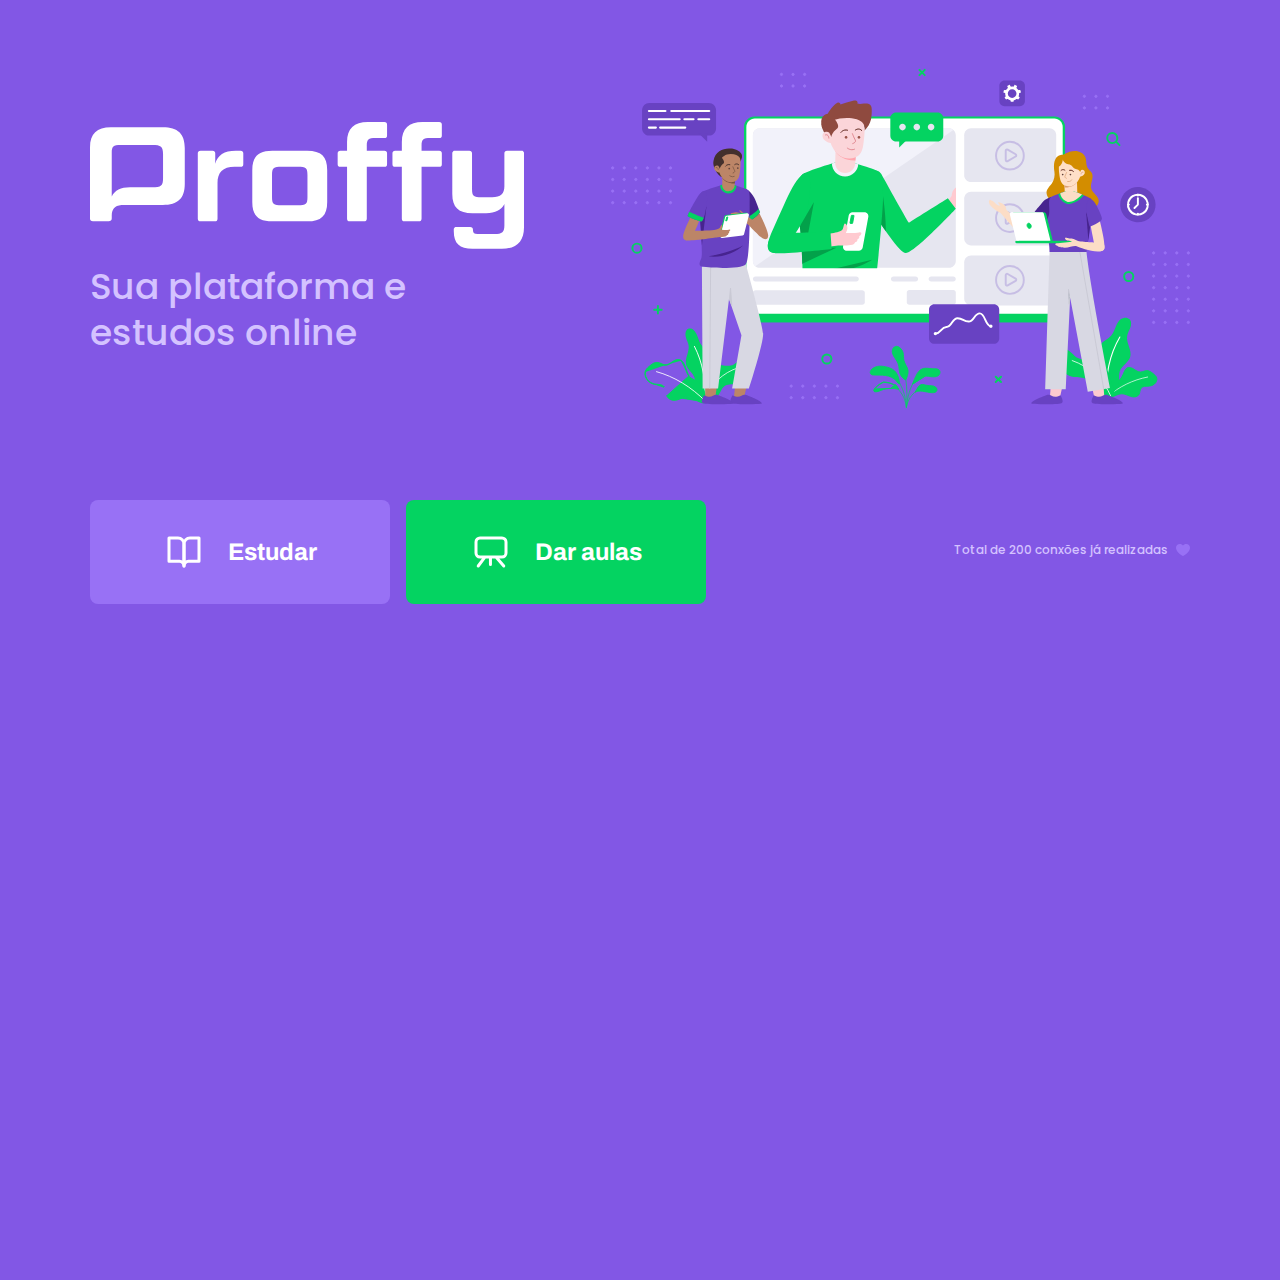
<file: index.html>
<!DOCTYPE html>
<html lang="pt-br">
<head>
    <meta charset="UTF-8">
    <meta name="viewport" content="width=device-width, initial-scale=1.0">
    <meta name="theme-color" content="#8257e5">
    <title>Proffy | Sua plataforma de estudos</title>
    <link rel="shortcut icon" href="images/favicon.png">
    <link rel="stylesheet" href="/styles/main.css">
    <link rel="stylesheet" href="/styles/partials/page-landing.css">
    <link href="https://fonts.googleapis.com/css2?family=Archivo:wght@400;700&amp;family=Poppins:wght@400;600&amp;display=swap" rel="stylesheet">
</head>
<body id="page-landing">

    <div id="container">
        <div class="logo-container">
            <img src="/images/logo.svg" alt="Profty">
            <h2>Sua plataforma e estudos online</h2>
        </div>

        <img class="hero-image" src="/images/landing.svg" alt="Plataforma de estudos">

        <div class="buttons-container">
            <a class="study" href="/study.html">
                <img src="images/icons/study.svg" alt="Estudar">
                Estudar
            </a>

            <a class="give-classes" href="/give-classes.html">
                <img src="images/icons/give-classes.svg" alt="Dar aulas">
                Dar aulas
            </a>
        </div>

        <p class="total-connections">
            Total de 200 conxões já realizadas
            <img src="/images/icons/purple-heart.svg" alt="Coração roxo">
        </p>
    </div>
</body>
</html>
</file>
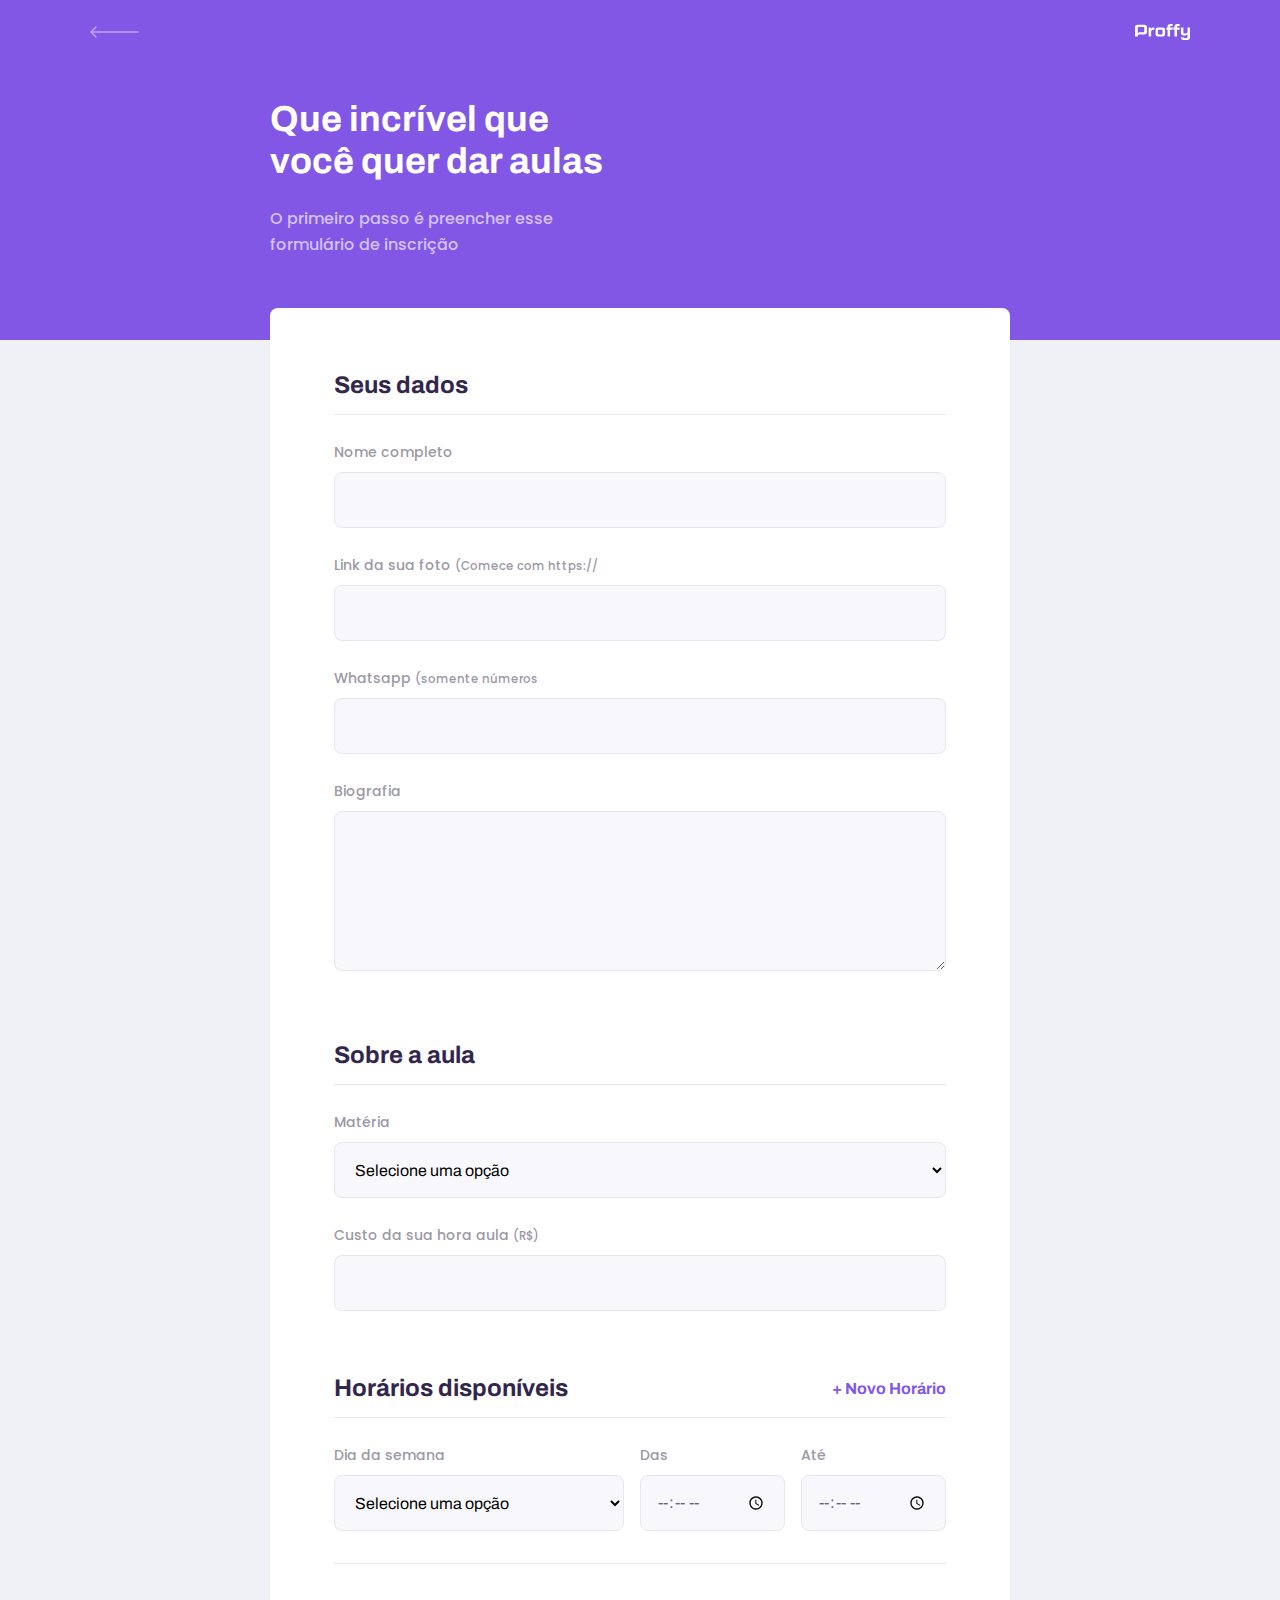
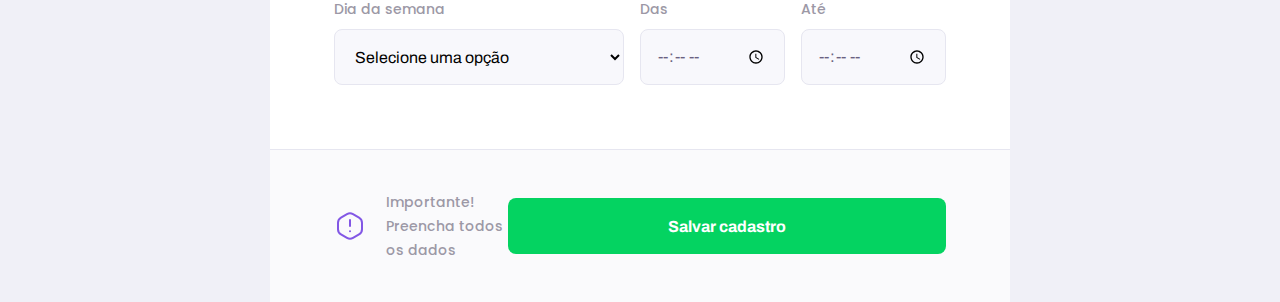
<file: give-classes.html>
<!DOCTYPE html>
<html lang="pt-br">
<head>
    <meta charset="UTF-8">
    <meta name="viewport" content="width=device-width, initial-scale=1.0">
    <title>Proffy | Sua plataforma de estudos</title>

    <link rel="stylesheet" href="/styles/main.css">
    <link rel="stylesheet" href="/styles/partials/header.css">
    <link rel="stylesheet" href="/styles/partials/forms.css">
    <link rel="stylesheet" href="/styles/partials/page-give-classes.css">

    <link href="https://fonts.googleapis.com/css2?family=Archivo:wght@400;700&amp;family=Poppins:wght@400;600&amp;display=swap" rel="stylesheet">
   
    <script src="/scripts/addField.js" defer></script>
</head>
<body id="page-give-classes">

    <div id="container">
        <header class="page-header">
            <div class="top-bar-container">
                <a href="/">
                    <img src="/images/icons/back.svg" alt="Voltar">
                </a>
                <img src="/images/logo.svg" alt="Proffy">
            </div>

            <div class="header-content">
                <strong>Que incrível que você quer dar aulas</strong>
                <p>O primeiro passo é preencher esse formulário de inscrição</p>
                
            </div>
        </header>
            
        <main>
            <form action="" id="create-class">
                <fieldset>
                    <legend>Seus dados</legend>

                    <div class="input-block">
                        <label for="name">Nome completo</label>
                        <input name="name" id="name" required>
                    </div>
                    <div class="input-block">
                        <label for="avatar">Link da sua foto <small>(Comece com https://</small></label>
                        <input name="avatar" id="avatar" type="url" required>
                    </div>
                    <div class="input-block">
                        <label for="whatsapp">Whatsapp <small>(somente números</small></label>
                        <input name="whatsapp" id="whatsapp" type="number" required>
                    </div>
                    <div class="textarea-block">
                        <label for="bio">Biografia</label>
                        <textarea name="bio" id="bio" required></textarea>
                    </div>
                </fieldset>

                <fieldset>
                    <legend>Sobre a aula</legend>
                    <div class="select-block">
                        <label for="subject">Matéria</label>
                        <select name="subject" id="subject" required>
                            <option value="">Selecione uma opção</option>
                            <option value="1">Artes</option>
                            <option value="2">Biologia</option>
                            <option value="3">Ciências</option>
                            <option value="4">Educação Física</option>
                            <option value="5">Física</option>
                            <option value="6">Geografia</option>
                            <option value="7">História</option>
                            <option value="8">Matemática</option>
                            <option value="9">Portugês</option>
                            <option value="10">Química</option>
                        </select>
                    </div>

                    <div class="input-block">
                        <label for="cost">Custo da sua hora aula
                            <small>(R$)</small></label>
                        <input type="cost" id="cost" type="number" required>
                    </div>
                </fieldset>

                <fieldset id="schedule-items">
                    <legend>Horários disponíveis
                        <button type="button" id="add-time">+ Novo Horário</button>
                    </legend>

                    <div class="schedule-item">

                        <div class="select-block">
                            <label for="weekday">Dia da semana</label>
                            <select name="weekday[]">
                                <option value="">Selecione uma opção</option>
                                <option value="0">Domingo</option>
                                <option value="1">Segunda</option>
                                <option value="2">Terça</option>
                                <option value="3">Quarta</option>
                                <option value="4">Quinta</option>
                                <option value="5">Sexta</option>
                                <option value="6">Sábado</option>
                            </select>
                        </div>

                        <div class="input-block">
                            <label for="time_from">Das</label>
                            <input type="time" name="time_from[]" required>
                        </div>

                        <div class="input-block">
                            <label for="time_to">Até</label>
                            <input type="time" name="time_to[]" required>
                        </div>
                    </div>

                    <div class="schedule-item">

                        <div class="select-block">
                            <label for="weekday">Dia da semana</label>
                            <select name="weekday[]">
                            <option value="">Selecione uma opção</option>
                            <option value="0">Domingo</option>
                            <option value="1">Segunda</option>
                            <option value="2">Terça</option>
                            <option value="3">Quarta</option>
                            <option value="4">Quinta</option>
                            <option value="5">Sexta</option>
                            <option value="6">Sábado</option>
                        </select>
                        </div>

                        <div class="input-block">
                            <label for="time_from">Das</label>
                            <input type="time" name="time_from[]" required>
                        </div>

                        <div class="input-block">
                            <label for="time_to">Até</label>
                            <input type="time" name="time_to[]" required>
                        </div>
                    </div>
                </fieldset>
            </form>
            <footer>
                <p>
                    <img src="/images/icons/warning.svg" alt="Aviso importante">
                    Importante! <br>
                    Preencha todos os dados
                </p>
                <button type="submit" form="create-class">Salvar cadastro</button>
            </footer>
        </main>
    </div>
</body>
</html><br>
</file>
<file: styles/main.css>
/* #8257e5 */

:root {
    --color-background: #F0F0F7;
    --color-primary-lighter: #9871F5;
    --color-primary-light: #916BEA;
    --color-primary: #8257E5;
    --color-primary-dark: #774DD6;
    --color-primary-darker: #6842c2;
    --color-secondary: #04D361;
    --color-secondary-dark: #04BF58;
    --color-title-in-primary: #FFFFFF;
    --color-text-in-primary: #D4C2FF;
    --color-text-title: #32264D;
    --color-text-complement: #9C98A6;
    --color-text-base: #6A6180;
    --color-line-in-white: #E6E6F0;
    --color-input-background: #F8F8FC;
    --color-button-text: #FFFFFF;
    --color-box-base: #FFFFFF;
    --color-box-footer: #FAFAFC;
    --color-small-info: #C1BCCC;

    /* tamanho da fonte padrão: 16px (relativo ao root) - 100% (relativo ao root) - 1rem */
    font-size: 60%; /* controle das medidas rem */
}

* {
    padding: 0px;
    margin: 0px;
    box-sizing: border-box;
}
html,
body {
    height: 100vw; /* v de visibilidade e h de height*/
}

body {
    background-color: var(--color-background);
    display: flex;
    align-items: center;
    justify-content: center;
}

body,
input,
button,
textarea {
    /*font: 500 1.6rem Poppins;*/
    font-weight: 500;
    font-family: Poppins;
    font-size: 1.6rem;
    color: var(--color-text-base);
}

#container {
    height: 90vw;
    max-width: 700px;
}

@media (min-width: 700px) {
    :root {
        font-size: 62.5%; /* todo 1rem vai ser a 10px */
    }
}
</file>
<file: styles/partials/page-landing.css>
#page-landing {
    background: var(--color-primary);
}

#page-landing #container {
    color: var(--color-text-in-primary);
}

.logo-container {
    text-align: center;
    margin-bottom: 3.2rem;
}

.logo-container img {
    height: 10rem;
}

.logo-container h2 {
    font-weight: 500;
    font-size: 3.6rem;
    line-height: 4.6rem;
    margin-top: 0.8rem;
}

.hero-image {
    width: 100%;
}

.buttons-container {
    display: flex;
    justify-content: center;
    margin: 3.2rem 0;
}

.buttons-container a {
    width: 30rem;
    height: 10.4rem;
    border-radius: 0.8rem;
    margin-right: 1.6rem;
    font: 700 2.4rem Archivo;
    display: flex;
    align-items: center;
    justify-content: center;
    text-decoration: none;
    color: var(--color-button-text);
    transition: background 0.2s;
}

.buttons-container a img {
    width: 4rem;
    margin-right: 2.4rem;

}

.buttons-container a.study {
    background: var(--color-primary-lighter);
}

.buttons-container a.give-classes {
    background: var(--color-secondary);
    margin-right: 0;
}

.buttons-container a.study:hover {
    background: var(--color-primary-light);
}

.buttons-container a.give-classes:hover {
    background: var(--color-secondary-dark);
}

.total-connections {
    font-size: 1.8rem;
    display: flex;
    align-items: center;
    justify-content: center;
    height: 10rem;
}

.total-connections img {
    margin-left: 0.8rem;
}

@media (max-width: 699px) {
    :root {
        font-size: 40%;
    }
}

@media (min-width: 1100px) {
    #page-landing #container {
        max-width: 1100px;
        display: grid;
        grid-template-columns: 2fr 1fr 2fr;
        grid-template-rows: 350px 1fr;
        grid-template-areas: "proffy image image"
        "button button texting";
        column-gap: 87px;
        row-gap: 86px;
    }

    .logo-container {
        grid-area: proffy;
        text-align: initial;
        align-self: center;
        margin: 0;
    }
    .logo-container img {
        height: 127px;
    }
    .hero-image {
        grid-area: image;
        height: 350px;
    }
    .buttons-container {
       grid-area: button;
       justify-content: flex-start;
       margin: 0;
    }
    .total-connections {
        grid-area: texting;
        justify-self: end;
        font-size: 1.2rem;
    }
}
</file>
<file: styles/partials/header.css>
.page-header {
    background-color: var(--color-primary);
    display: flex;
    flex-direction: column;
}

.page-header .top-bar-container {
    width: 90%;
    margin: 0 auto;
    display: flex;
    align-items: center;
    justify-content: space-between;
    padding: 1.6rem 0;
}

.page-header .top-bar-container a {
    height: 3.2rem;
    transition: opacity 0.2s;
}

.page-header .top-bar-container a:hover {
    opacity: 0.6;
}

.page-header .top-bar-container > img {
    height: 1.6rem;
}

.page-header .header-content {
    width: 90%;
    margin: 3.2rem auto;
    position: relative;
}

.page-header .header-content strong {
    font: 700 3.6rem Archivo;
    line-height: 4.2rem;
    color: var(--color-title-in-primary);
}

.page-header .header-content p {
    max-width: 30rem;
    font-size: 1.6rem;
    line-height: 2.6rem;
    color: var(--color-text-in-primary);
    margin-top: 2.4rem;
}

@media (min-width: 700px) {

    .page-header {
        height: 340px;
    }

    .page-header .top-bar-container {
        max-width: 1100px;
    }

    .page-header .header-content {
        max-width: 740px;
        margin: 0 auto;
        flex: 1 1;
        padding-bottom: 48px;
        display: flex;
        flex-direction: column;
        justify-content: center;
    }

    .page-header .header-content strong {
        max-width: 350px;
    }
}
</file>
<file: styles/partials/forms.css>
.select-block label,
.input-block label,
.textarea-block label {
    font-size: 1.4rem;
    color: var(--color-text-complement);
}

.input-block input,
.select-block select,
.textarea-block textarea {
    width: 100%;
    height: 5.6rem;
    margin-top: 0.8rem;
    border-radius: 0.8rem;
    background: var(--color-input-background);
    border: 1px solid var(--color-line-in-white);
    outline: 0;
    padding: 0 1.6rem;
    font: 1.6rem Archivo;
}

.textarea-block textarea {
    padding: 1.2rem 1.6rem;
    height: 16rem;
    resize: vertical;
}

.input-block,
.textarea-block {
    position: relative;
}

.input-block:focus-within::after,
.textarea-block:focus-within::after { /*focus é o selecionado no formulário, que vai mandar pegar as propriedades do .input-block e o after vai fazer um arquivo html só dessa parte (uma pseudo-elemento)*/
    content: "";
    width: calc(100% - 3.2rem);
    height: 2px;
    background: var(--color-primary-light);
    position: absolute;
    left: 1.6rem;
    bottom: 0px;
}
</file>
<file: styles/partials/page-give-classes.css>
#page-give-classes #container {
    width: 100vw;
    height: 100vw;
}

#page-give-classes .page-header .header-content {
    margin-bottom: 6.4rem;
}

#page-give-classes main {
    background: var(--color-box-base);
    width: 100%;
    max-width: 74rem;
    border-radius: 0.8rem;
    margin: -3.2rem auto 3.2rem;
    padding-top: 6.4rem;
}

#page-give-classes fieldset {
    border: none;
    padding: 0 2.4rem;
}

#page-give-classes fieldset legend {
    font: 700 2.4rem Archivo;
    color: var(--color-text-title);
    margin-bottom: 2.4rem;
    display: flex;
    align-items: center;
    justify-content: space-between;
    width: 100%;
    padding-bottom: 1.6rem;
    border-bottom: 1px solid var(--color-line-in-white);
}

#page-give-classes fieldset legend button {
    background: none;
    border: 0;
    color: var(--color-primary);
    font: 700 1.6rem Archivo;
    cursor: pointer;
    transition: 0.2s;
}

#page-give-classes fieldset legend button:hover {
    transform: translateY(-5px);
    color: var(--color-primary-dark);
}

#page-give-classes fieldset+fieldset {
    margin-top: 6.4rem;
}

#page-give-classes .input-block+.input-block,
#page-give-classes .input-block+.textarea-block,
#page-give-classes .select-block+.input-block {
    /* O sinal "+" representa um anterior no formulário */
    margin-top: 2.4rem;
}

#page-give-classes main footer {
    padding: 4rem 2.4rem;
    background: var(--color-box-footer);
    border-top: 1px solid var(--color-line-in-white);
    margin-top: 6.4rem;
}

#page-give-classes main footer p {
    display: flex;
    align-items: center;
    justify-content: center;
    font-size: 1.4rem;
    line-height: 2.4rem;
    color: var(--color-text-complement);
}

#page-give-classes main footer p img {
    margin-right: 2rem;
}

#page-give-classes main footer button {
    width: 100%;
    height: 5.6rem;
    background: var(--color-secondary);
    color: var(--color-button-text);
    border: 0;
    border-radius: 0.8rem;
    cursor: pointer;
    font: 700 1.6rem Archivo;
    display: flex;
    align-items: center;
    justify-content: center;
    text-decoration: none;
    transition: 0.2rem;
    margin-top: 3.2rem;
}

#page-give-classes main footer button:hover {
    background: var(--color-secondary-dark);
}

.schedule-item+.schedule-item {
    margin-top: 3.2rem;
    padding-top: 3.2rem;
    border-top: 1px solid var(--color-line-in-white);
}

@media (min-width: 700px) {
    #page-give-classes #container {
        max-width: 100vw;
    }

    #page-give-classes .page-header .header-content {
        margin-bottom: 0;
    }

    #page-give-classes main fieldset {
        padding: 0 64px;
    }

    .schedule-item {
        display: grid;
        grid-template-columns: 2fr 1fr 1fr;
        column-gap: 1.6rem;
    }

    #page-give-classes #schedule-items .select-block+.input-block,
    #page-give-classes #schedule-items .input-block+.input-block {
        margin-top: 0;
    }

    #page-give-classes main footer {
        padding: 40px 64px;
        display: flex;
        align-items: center;
        justify-content: space-between;
    }

    #page-give-classes main footer button {
        margin-top: 0;
        width: 200;
    }
}
</file>
